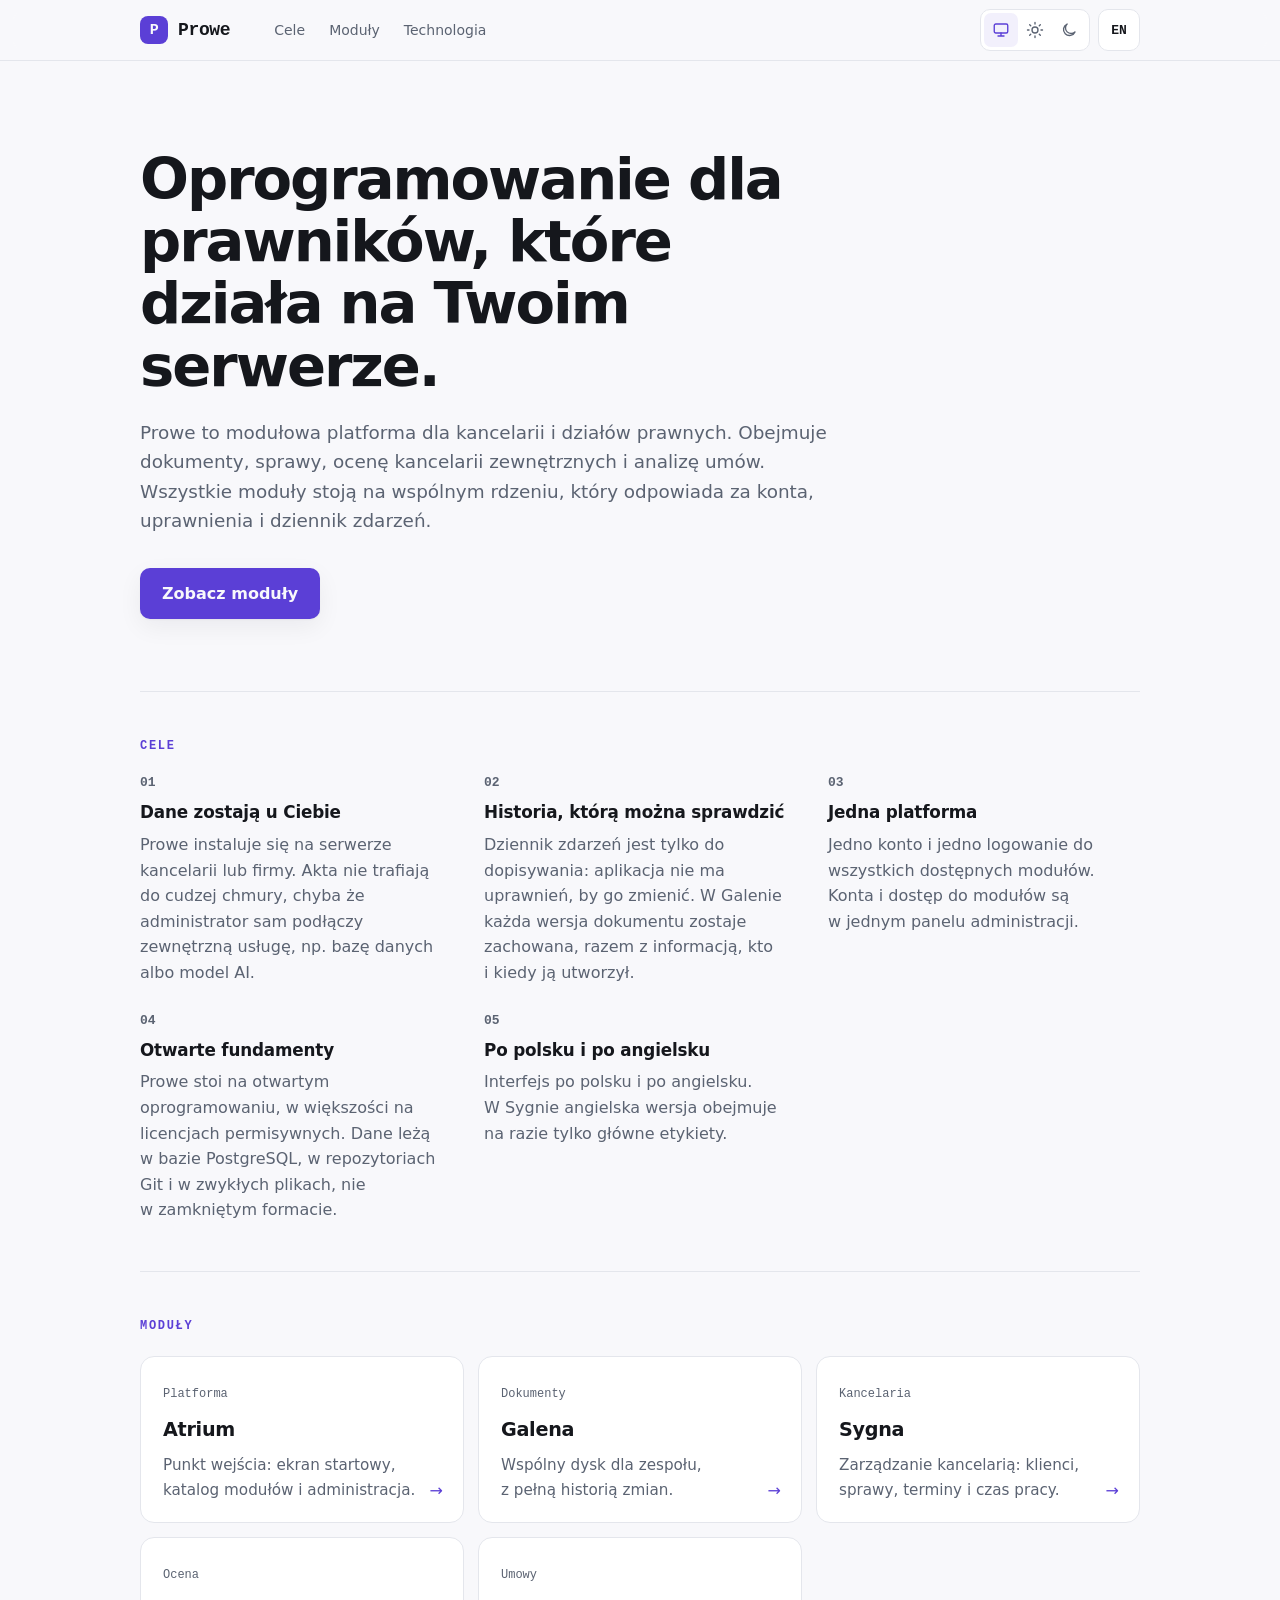
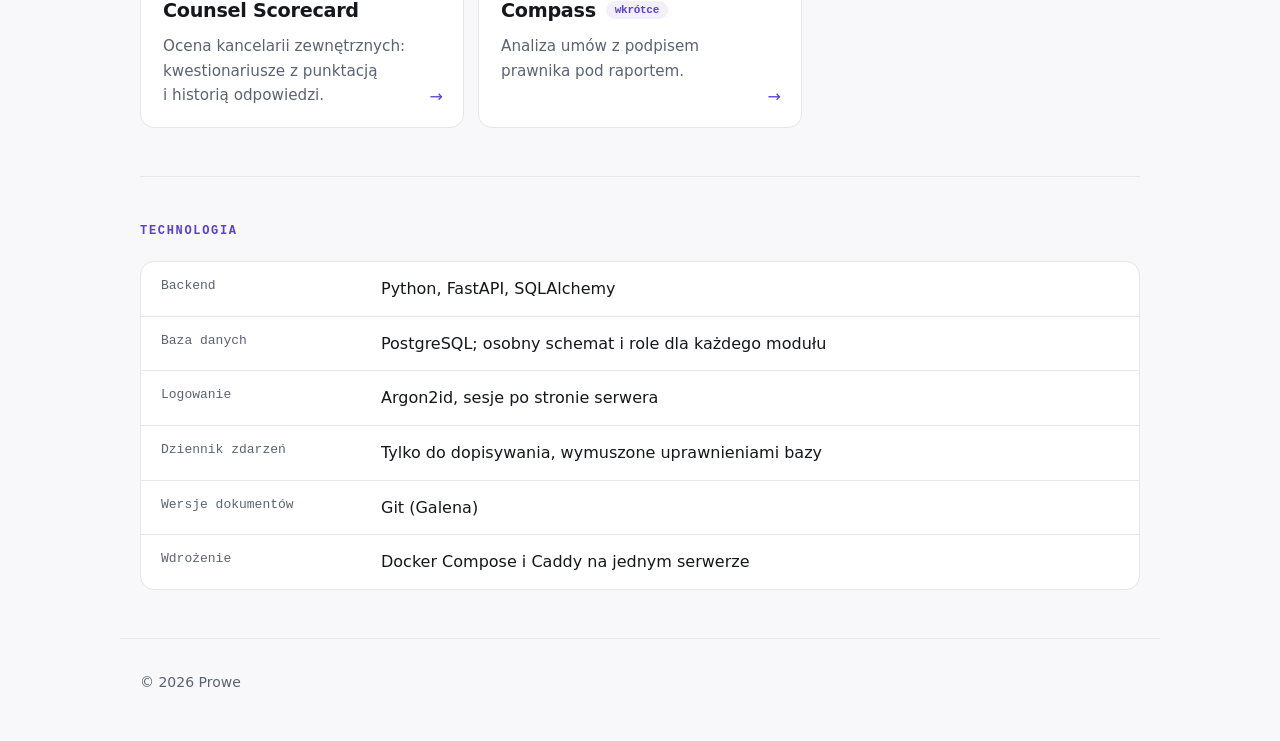
<file: index.html>
<!doctype html>
<html lang="pl">
  <head>
    <meta charset="utf-8" />
    <meta name="viewport" content="width=device-width, initial-scale=1" />
    <meta name="description" content="Prowe to modułowa platforma dla kancelarii i działów prawnych, która działa na Twoim serwerze." />
    <title>Prowe | Oprogramowanie dla prawników, które działa na Twoim serwerze</title>
    <!-- Link-preview bots may not run JavaScript, so these tags sit in the raw HTML.
         Every ?lang / ?m / ?p address is served this same file: one shared preview, and
         deliberately no og:url, rel="canonical" or hreflang, which would point every page
         at the home page. Absolute URLs: update them with the custom domain. -->
    <meta property="og:type" content="website" />
    <meta property="og:site_name" content="Prowe" />
    <meta property="og:title" content="Oprogramowanie dla prawników, które działa na Twoim serwerze" />
    <meta property="og:description" content="Prowe to modułowa platforma dla kancelarii i działów prawnych, która działa na Twoim serwerze." />
    <meta property="og:locale" content="pl_PL" />
    <meta property="og:image" content="https://alpaq92.github.io/prowe-website/images/og.png" />
    <meta property="og:image:width" content="1200" />
    <meta property="og:image:height" content="630" />
    <meta property="og:image:alt" content="Prowe: oprogramowanie dla prawników, które działa na Twoim serwerze" />
    <meta name="twitter:card" content="summary_large_image" />
    <script>
      // Before first paint, so a dark visitor never sees a white flash.
      // Session storage only: a per-session UI preference needs no consent banner (ePrivacy art. 5(3)).
      try {
        const t = sessionStorage.getItem('prowe-theme');
        if (t === 'light' || t === 'dark') document.documentElement.dataset.theme = t;
      } catch (e) {}
    </script>
    <link rel="stylesheet" href="style.css" />
    <script src="vendor/marked/marked.umd.js" defer></script>
    <script src="app.js" defer></script>
  </head>
  <body>
    <header class="top">
      <div class="wrap top-inner">
        <a class="brand" href="./"><span class="mark" aria-hidden="true">P</span>Prowe</a>
        <nav class="nav" id="nav"></nav>
        <div class="controls">
          <div class="theme" role="group" id="theme-switch">
            <button type="button" data-value="system">
              <svg viewBox="0 0 24 24" aria-hidden="true"><rect x="3" y="4" width="18" height="12" rx="2" /><path d="M8 20h8M12 16v4" /></svg>
            </button>
            <button type="button" data-value="light">
              <svg viewBox="0 0 24 24" aria-hidden="true"><circle cx="12" cy="12" r="4" /><path d="M12 2v2M12 20v2M2 12h2M20 12h2M4.9 4.9l1.4 1.4M17.7 17.7l1.4 1.4M19.1 4.9l-1.4 1.4M6.3 17.7l-1.4 1.4" /></svg>
            </button>
            <button type="button" data-value="dark">
              <svg viewBox="0 0 24 24" aria-hidden="true"><path d="M20 14.5A8 8 0 1 1 9.5 4a6.5 6.5 0 0 0 10.5 10.5z" /></svg>
            </button>
          </div>
          <a id="lang-switch" class="lang"></a>
        </div>
      </div>
    </header>
    <main id="app" class="wrap"></main>
    <footer class="wrap" id="footer"></footer>
  </body>
</html>
</file>
<file: style.css>
/* Light by default; dark from the system setting unless the visitor picked light,
   or always when they picked dark. */
:root {
  --bg: #f8f8fb;
  --surface: #ffffff;
  --fg: #15171c;
  --muted: #5b6372;
  --line: #e4e6ec;
  --accent: #5b3fd6;
  --accent-soft: rgba(91, 63, 214, 0.08);
  --shadow: 0 1px 2px rgba(20, 22, 28, 0.04), 0 8px 24px rgba(20, 22, 28, 0.06);
  --mono: ui-monospace, SFMono-Regular, Menlo, Consolas, monospace;
  --sans: system-ui, -apple-system, "Segoe UI", Roboto, "Helvetica Neue", sans-serif;
  color-scheme: light;
}

@media (prefers-color-scheme: dark) {
  :root:not([data-theme="light"]) {
    --bg: #0b0c10;
    --surface: #13151b;
    --fg: #e9ebf1;
    --muted: #9aa3b4;
    --line: #242833;
    --accent: #a08cff;
    --accent-soft: rgba(160, 140, 255, 0.1);
    --shadow: 0 1px 2px rgba(0, 0, 0, 0.3), 0 8px 24px rgba(0, 0, 0, 0.35);
    color-scheme: dark;
  }
}

:root[data-theme="dark"] {
  --bg: #0b0c10;
  --surface: #13151b;
  --fg: #e9ebf1;
  --muted: #9aa3b4;
  --line: #242833;
  --accent: #a08cff;
  --accent-soft: rgba(160, 140, 255, 0.1);
  --shadow: 0 1px 2px rgba(0, 0, 0, 0.3), 0 8px 24px rgba(0, 0, 0, 0.35);
  color-scheme: dark;
}

* { box-sizing: border-box; }

html { scroll-behavior: smooth; }

body {
  margin: 0;
  background: var(--bg);
  color: var(--fg);
  font: 16px/1.6 var(--sans);
  -webkit-font-smoothing: antialiased;
}

a { color: var(--accent); }
:focus-visible { outline: 2px solid var(--accent); outline-offset: 2px; }

.wrap { max-width: 1040px; margin: 0 auto; padding: 0 20px; }

/* ── header ─────────────────────────────────────────────── */
.top {
  position: sticky;
  top: 0;
  z-index: 10;
  background: color-mix(in srgb, var(--bg) 85%, transparent);
  backdrop-filter: blur(10px);
  border-bottom: 1px solid var(--line);
}
.top-inner { display: flex; flex-wrap: wrap; align-items: center; gap: 0 12px; min-height: 60px; }

.nav { display: flex; gap: 24px; margin: 0 auto 0 32px; }
.nav a { color: var(--muted); font-size: 14px; font-weight: 500; text-decoration: none; white-space: nowrap; }
.nav a:hover { color: var(--fg); }

/* Clear the sticky header when jumping to a section or moving focus up with the keyboard. */
html { scroll-padding-top: 72px; }

.brand {
  display: flex;
  align-items: center;
  gap: 10px;
  font: 700 18px/1 var(--mono);
  letter-spacing: -0.02em;
  color: var(--fg);
  text-decoration: none;
}
.mark {
  display: grid;
  place-items: center;
  width: 28px;
  height: 28px;
  border-radius: 8px;
  background: var(--accent);
  color: var(--bg);
  font-size: 15px;
}

.controls { display: flex; align-items: center; gap: 8px; }

.theme {
  display: flex;
  padding: 3px;
  border: 1px solid var(--line);
  border-radius: 10px;
  background: var(--surface);
}
.theme button {
  display: grid;
  place-items: center;
  width: 34px;
  height: 34px;
  border: 0;
  border-radius: 7px;
  background: none;
  color: var(--muted);
  cursor: pointer;
}
.theme button:hover { color: var(--fg); }
.theme button[aria-pressed="true"] { background: var(--accent-soft); color: var(--accent); }
.theme svg { width: 18px; height: 18px; fill: none; stroke: currentColor; stroke-width: 1.8; stroke-linecap: round; stroke-linejoin: round; }

.lang {
  display: grid;
  place-items: center;
  min-width: 42px;
  height: 42px;
  padding: 0 10px;
  border: 1px solid var(--line);
  border-radius: 10px;
  background: var(--surface);
  color: var(--fg);
  font: 600 13px/1 var(--mono);
  text-decoration: none;
}
.lang:hover, .theme:hover { border-color: var(--accent); }

/* ── hero ───────────────────────────────────────────────── */
.hero { padding: 88px 0 72px; }
.hero h1 {
  max-width: 18ch;
  margin: 0 0 20px;
  font-size: clamp(2.1rem, 6vw, 3.6rem);
  line-height: 1.08;
  letter-spacing: -0.035em;
}
.intro { max-width: 60ch; margin: 0 0 32px; color: var(--muted); font-size: 1.15rem; }

.button {
  display: inline-block;
  padding: 13px 22px;
  border-radius: 10px;
  background: var(--accent);
  color: var(--bg);
  font-weight: 600;
  text-decoration: none;
  box-shadow: var(--shadow);
}
.button:hover { filter: brightness(1.08); }

/* ── sections ───────────────────────────────────────────── */
.section { padding: 48px 0; border-top: 1px solid var(--line); }
.label {
  margin: 0 0 24px;
  font: 600 12px/1 var(--mono);
  letter-spacing: 0.14em;
  text-transform: uppercase;
  color: var(--accent);
}

.goals {
  display: grid;
  grid-template-columns: repeat(auto-fit, minmax(260px, 1fr));
  gap: 28px 32px;
  margin: 0;
  padding: 0;
  list-style: none;
  counter-reset: goal;
}
.goals li { counter-increment: goal; }
.goals li::before {
  content: counter(goal, decimal-leading-zero);
  display: block;
  margin-bottom: 10px;
  font: 600 13px/1 var(--mono);
  color: var(--muted);
}
.goals h3 { margin: 0 0 6px; font-size: 1.05rem; letter-spacing: -0.01em; }
.goals p { margin: 0; color: var(--muted); }

.cards { display: grid; grid-template-columns: repeat(auto-fill, minmax(280px, 1fr)); gap: 14px; }
.card {
  position: relative;
  display: block;
  padding: 22px 22px 20px;
  border: 1px solid var(--line);
  border-radius: 14px;
  background: var(--surface);
  color: var(--fg);
  text-decoration: none;
  transition: border-color 0.15s, transform 0.15s, box-shadow 0.15s;
}
.card:hover { border-color: var(--accent); transform: translateY(-2px); box-shadow: var(--shadow); }
.card-cat { font: 500 12px/1 var(--mono); color: var(--muted); }
.card h3 { margin: 10px 0 8px; font-size: 1.2rem; letter-spacing: -0.015em; }
.card p { margin: 0 24px 0 0; color: var(--muted); font-size: 0.95rem; }
.card-more { position: absolute; right: 20px; bottom: 18px; color: var(--accent); transition: transform 0.15s; }
.card:hover .card-more { transform: translateX(3px); }

.badge {
  margin-left: 10px;
  padding: 3px 9px;
  border-radius: 999px;
  background: var(--accent-soft);
  color: var(--accent);
  font: 600 11px/1.4 var(--mono);
  vertical-align: middle;
}

.stack {
  display: grid;
  grid-template-columns: minmax(140px, 220px) 1fr;
  margin: 0;
  border: 1px solid var(--line);
  border-radius: 14px;
  background: var(--surface);
  overflow: hidden;
}
.stack dt, .stack dd { margin: 0; padding: 14px 20px; border-top: 1px solid var(--line); }
.stack dt:first-of-type, .stack dt:first-of-type + dd { border-top: 0; }
.stack dt { font: 500 13px/1.6 var(--mono); color: var(--muted); }

/* ── module page ────────────────────────────────────────── */
.back { display: inline-block; margin: 40px 0 0; font: 500 13px/1 var(--mono); text-decoration: none; }
.module { padding: 28px 0 56px; }
.module h1 { margin: 0 0 16px; font-size: clamp(2rem, 6vw, 3rem); line-height: 1.1; letter-spacing: -0.03em; }
.module .label { margin-bottom: 14px; }

.prose { max-width: 68ch; overflow-wrap: anywhere; }
.prose p { margin: 0 0 16px; }
.prose h2 { margin: 40px 0 12px; font-size: clamp(1.4rem, 4vw, 1.75rem); line-height: 1.2; letter-spacing: -0.02em; }
.prose h3 { margin: 28px 0 8px; font-size: 1.15rem; line-height: 1.3; letter-spacing: -0.01em; }
.prose ul { margin: 8px 0 0; padding: 0; list-style: none; }
.prose li { position: relative; padding: 10px 0 10px 30px; border-top: 1px solid var(--line); }
.prose li:last-child { border-bottom: 1px solid var(--line); }
.prose li::before {
  content: "";
  position: absolute;
  left: 4px;
  top: 19px;
  width: 9px;
  height: 5px;
  border-left: 2px solid var(--accent);
  border-bottom: 2px solid var(--accent);
  transform: rotate(-45deg);
}

footer.wrap { padding-top: 32px; padding-bottom: 48px; border-top: 1px solid var(--line); color: var(--muted); font-size: 14px; }
footer a { color: inherit; }

/* ── small screens ──────────────────────────────────────── */
@media (max-width: 720px) {
  /* Section links drop to their own row under the brand and controls. */
  .top-inner { justify-content: space-between; padding-top: 8px; }
  .nav { order: 3; width: 100%; margin: 8px 0 0; padding: 10px 0; border-top: 1px solid var(--line); overflow-x: auto; }
  html { scroll-padding-top: 124px; }
}

@media (max-width: 600px) {
  .wrap { padding: 0 16px; }
  .brand { font-size: 16px; }
  .hero { padding: 56px 0 48px; }
  .intro { font-size: 1.05rem; }
  .section { padding: 40px 0; }
  .cards { grid-template-columns: 1fr; }
  .theme button { width: 40px; height: 40px; }
  .lang { height: 48px; }
  .stack { grid-template-columns: 1fr; }
  .stack dd { padding-top: 0; border-top: 0; }
}
</file>
